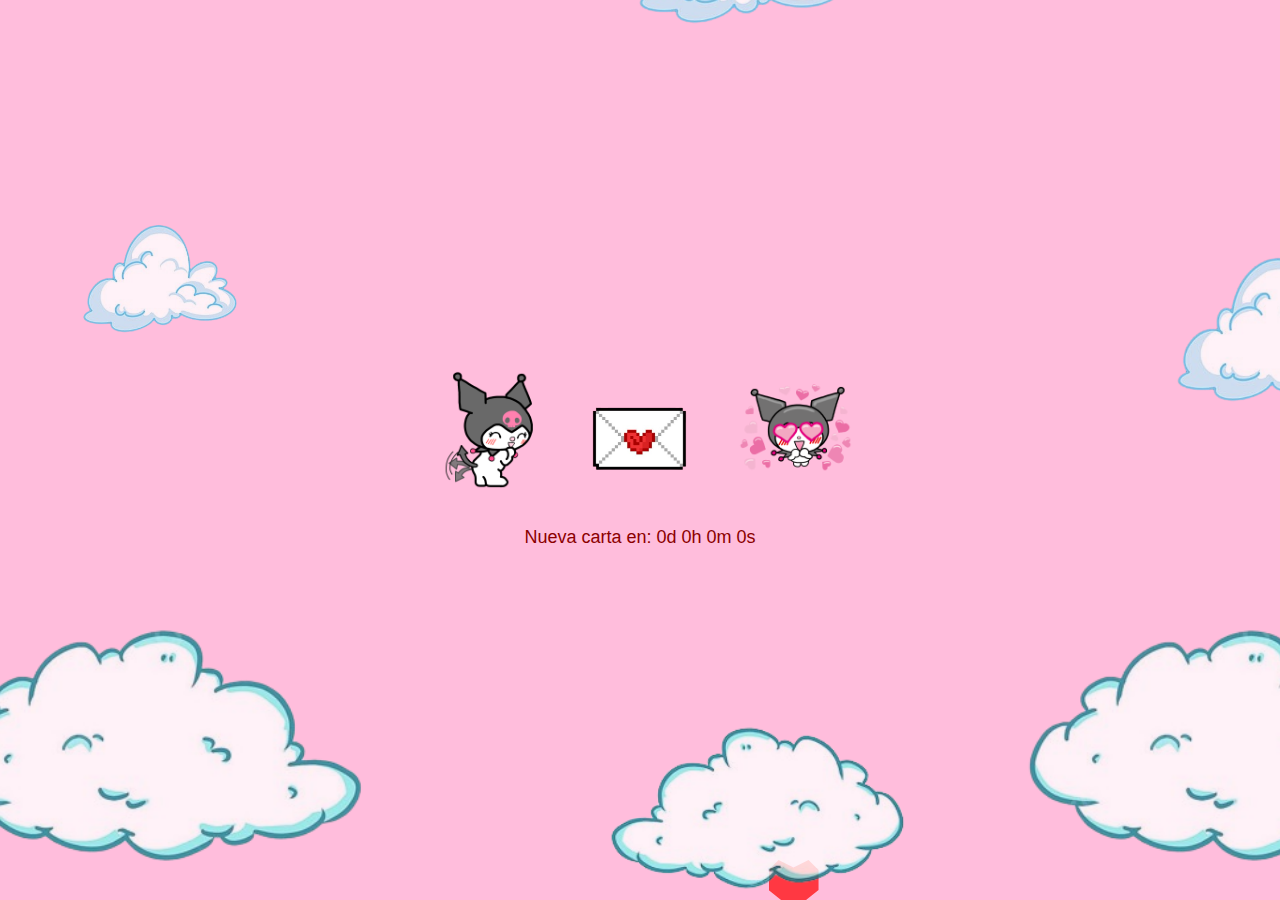
<file: index.html>
<!DOCTYPE html>
<html lang="es">
<head>
    <meta charset="UTF-8">
    <meta name="viewport" content="width=device-width, initial-scale=1.0">
    <title>Pantalla de Carga</title>
    <link rel="stylesheet" href="style.css">
</head>
<body>
    <div class="background">
        <div class="hearts-container"></div> <!-- Contenedor para los corazones -->
        <div class="clouds">
            <!-- Nubes animadas -->
            <img src="img/nube3.png" class="cloud-image cloud-image-1" alt="Nube 1">
            <img src="img/nube3.png" class="cloud-image cloud-image-2" alt="Nube 2">
            <img src="img/nube3.png" class="cloud-image cloud-image-3" alt="Nube 3">
            <img src="img/nube1.png" class="cloud-image cloud-image-4" alt="Nube 4">
            <img src="img/nube2.png" class="cloud-image cloud-image-5" alt="Nube 5">
            <img src="img/nube1.png" class="cloud-image cloud-image-6" alt="Nube 6">
        </div>

        <div class="container">
            <div class="image-container">
                <img src="img/kuromi.png" alt="Kuromi 1" class="kuromi">
                <div class="envelope">
                    <img id="letter" src="img/carta.png" alt="Carta con corazón">
                </div>
                <img src="img/kuromi2.png" alt="Kuromi 2" class="kuromi">
            </div>
            <div id="countdown">Nueva carta en: 0d 0h 0m 0s</div>
            <div id="button-container" class="hidden">
                <button id="yes-button">Sí</button>
                <button id="no-button">No</button>
            </div>
        </div>
    </div>

    <script>
        let timeExpired = true;
        const letter = document.getElementById("letter");
        const buttonContainer = document.getElementById("button-container");
        const yesButton = document.getElementById("yes-button");
        const noButton = document.getElementById("no-button");

        // Función para generar corazones animados
        function createHeart() {
            const heartsContainer = document.querySelector(".hearts-container");
            const heart = document.createElement("div");
            heart.classList.add("heart");

            // Posición aleatoria en el ancho de la pantalla
            heart.style.left = Math.random() * 100 + "vw";
            heart.style.animationDuration = Math.random() * 2 + 3 + "s";

            heartsContainer.appendChild(heart);

            // Remover el corazón una vez que la animación termine
            heart.addEventListener("animationend", () => {
                heart.remove();
            });
        }

        // Genera corazones periódicamente
        setInterval(createHeart, 500);

        // Mostrar mensaje y botones si ha expirado el tiempo
        if (timeExpired) {
            setTimeout(() => {
                document.getElementById("countdown").innerText = "¿Deseas recibir esta carta?";
                buttonContainer.classList.remove("hidden");
            }, 2000);
        }

        // Ajusta el tamaño de los botones
        function adjustButtonSize(button, increment) {
            let currentSize = parseFloat(window.getComputedStyle(button).fontSize);
            let newSize = currentSize + increment;
            if (newSize > 10 && newSize < 40) { // Evita que el botón sea demasiado pequeño o grande
                button.style.fontSize = newSize + 'px';
            }
        }

        // Animación y redirección al aceptar la carta
        yesButton.addEventListener("click", () => {
            letter.classList.add("open-letter");
            adjustButtonSize(yesButton, 4);
            adjustButtonSize(noButton, -4);
            setTimeout(() => {
                window.location.href = "carta.html"; // Redirige a carta.html
            }, 1000); // Retraso para ver la animación de apertura
        });

        // Mensaje al rechazar la carta
        noButton.addEventListener("click", () => {
            adjustButtonSize(noButton, -4);
            adjustButtonSize(yesButton, 4);
            document.getElementById("countdown").innerText = "La carta permanecerá cerrada.";
        });
    </script>
</body>
</html>
</file>
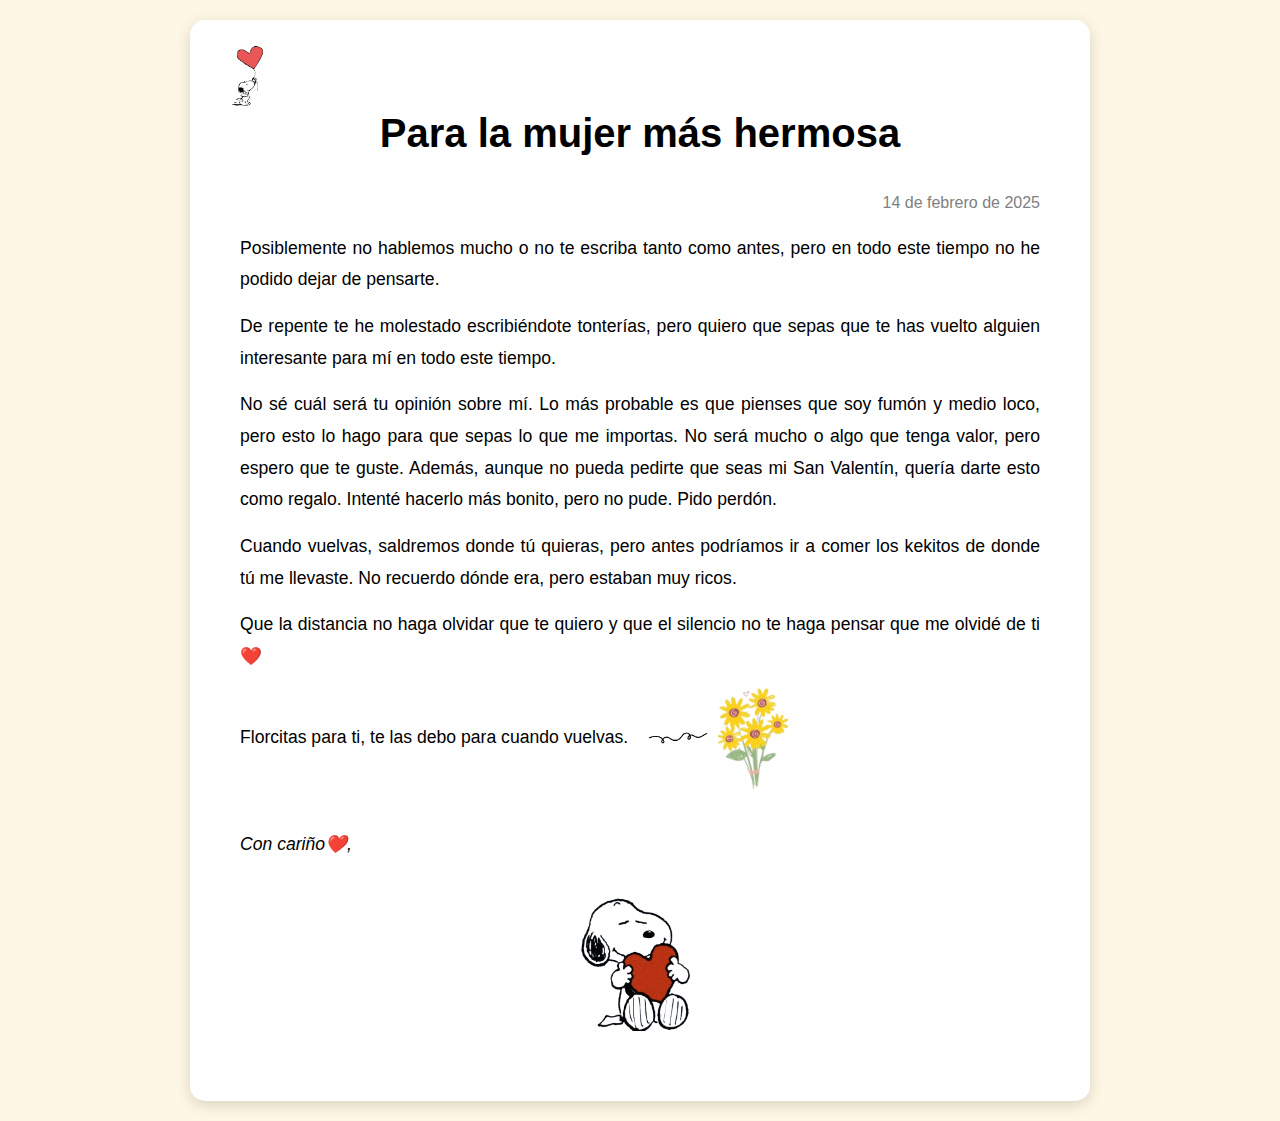
<file: carta.html>
<!DOCTYPE html>
<html lang="es">
<head>
    <meta charset="UTF-8">
    <meta name="viewport" content="width=device-width, initial-scale=1.0">
    <title>Para la mujer más hermosa</title>
    <link rel="stylesheet" href="style2.css">
</head>
<body>
    <div class="letter-container">
        <img src="img2/snoopy.png" alt="Snoopy" class="snoopy-top-left">
        <h1>Para la mujer más hermosa</h1>
        <p class="date">14 de febrero de 2025</p>
        <p>Posiblemente no hablemos mucho o no te escriba tanto como antes, pero en todo este tiempo no he podido dejar de pensarte.</p>
        <p>De repente te he molestado escribiéndote tonterías, pero quiero que sepas que te has vuelto alguien interesante para mí en todo este tiempo.</p>
        <p>No sé cuál será tu opinión sobre mí. Lo más probable es que pienses que soy fumón y medio loco, pero esto lo hago para que sepas lo que me importas. No será mucho o algo que tenga valor, pero espero que te guste. Además, aunque no pueda pedirte que seas mi San Valentín, quería darte esto como regalo. Intenté hacerlo más bonito, pero no pude. Pido perdón.</p>
        <p>Cuando vuelvas, saldremos donde tú quieras, pero antes podríamos ir a comer los kekitos de donde tú me llevaste. No recuerdo dónde era, pero estaban muy ricos.</p>
        <p>Que la distancia no haga olvidar que te quiero y que el silencio no te haga pensar que me olvidé de ti ❤️</p>
        <p>
            Florcitas para ti, te las debo para cuando vuelvas.
            <img src="img2/Linea.png" alt="Línea decorativa" class="linea-decorativa">
            <img src="img2/flores amarillas.png" alt="Flores" class="flowers">
        </p>
        
        <p class="signature">Con cariño❤️,<br>
        <img src="img2/snoopy_corazon.png" alt="Snoopy con corazón" class="snoopy-heart">
    </div>
</body>
</html>
</file>
<file: style2.css>
/* Estilos generales */
body {
    font-family: 'Georgia', serif;
    background-color: #fdf7e3;
    margin: 0;
    padding: 0;
    display: flex;
    justify-content: center;
    align-items: center;
    min-height: 100vh;
}

/* Contenedor de la carta */
.letter-container {
    background-color: white;
    width: 70%;
    padding: 50px;
    border-radius: 15px;
    box-shadow: 0 4px 15px rgba(0, 0, 0, 0.15);
    position: relative;
    line-height: 1.8;
}

/* Encabezado de la carta */
h1 {
    text-align: center;
    font-size: 2.5em;
    color: #000000;
    margin-bottom: 20px;
}

/* Fecha */
.date {
    text-align: right;
    color: #757575;
    font-size: 1em;
}

/* Firma */
.signature {
    text-align: left;
    margin-top: 40px;
    font-style: italic;
}

/* Imagen de Snoopy */
.snoopy {
    position: absolute;
    bottom: 10px;
    right: 10px;
    width: 150px;
    height: auto;
    opacity: 0.9;
}

/* Estilo de párrafos */
p {
    margin: 15px 0;
    text-align: justify;
    font-size: 1.1em;
}
body {
    font-family: 'Arial', sans-serif;
    text-align: center;
}

.letter-container {
    margin: 20px auto;
    max-width: 800px;
}

.snoopy-top-left {
    width: 70px;
    height: auto;
    position: absolute;
    top: 20px;
    left: 20px;
}

h1 {
    font-size: 2.5em;
    font-weight: bold;
}

.date {
    font-size: 1em;
    color: gray;
}

.arrow-image {
    width: 100px;
    vertical-align: middle;
    margin-right: 10px;
}

.flowers {
    width: 70px;
    height: auto;
    vertical-align: middle;
}

.signature {
    font-style: italic;
}

.snoopy-heart {
    width: 150px;
    height: auto;
    display: block;
    margin: 20px auto;
}
.linea-decorativa {
    width: 70px;
    height: auto;
    vertical-align: middle;
    margin-left: 10px;
}
</file>
<file: style.css>
/* Reset básico */
* {
    margin: 0;
    padding: 0;
    box-sizing: border-box;
    font-family: Arial, sans-serif;
}

body {
    display: flex;
    justify-content: center;
    align-items: center;
    height: 100vh;
    background: #d69dd6; /* Color de fondo sólido */
    background-size: cover;
    background-position: center;
    text-align: center;
    overflow: hidden;
}

.background {
    width: 100%;
    height: 100vh;
    position: absolute;
    display: flex;
    justify-content: center;
    align-items: center;
    overflow: hidden;
}

/* Contenedor de imágenes y carta */
.image-container {
    display: flex;
    align-items: center;
    justify-content: center;
    gap: 20px; /* Espacio entre elementos */
}

/* Ajuste de imágenes */
.kuromi {
    width: 120px; /* Tamaño de las imágenes de Kuromi */
    height: auto;
}

.envelope img {
    width: 150px; /* Tamaño de la carta */
    animation: float 3s infinite ease-in-out;
    cursor: pointer;
}

/* Animación de la carta */
@keyframes float {
    0% { transform: translateY(0); }
    50% { transform: translateY(-10px); }
    100% { transform: translateY(0); }
}

/* Estilos del contador */
#countdown {
    margin-top: 20px;
    font-size: 18px;
    color: #8B0000;
    text-align: center;
}

/* Contenedor de corazones */
.hearts-container {
    position: absolute;
    width: 100%;
    height: 100%;
    overflow: hidden;
    z-index: 0;
    pointer-events: none;
}

/* Estilo de corazones animados */
.heart {
    position: absolute;
    bottom: -10px;
    width: 50px;
    height: 50px;
    background-color: red;
    opacity: 0.7;
    clip-path: polygon(50% 15%, 80% 0, 100% 20%, 100% 60%, 50% 100%, 0 60%, 0 20%, 20% 0);
    animation: floatHearts 5s linear infinite;
    z-index: -1;
}

/* Animación de corazones */
@keyframes floatHearts {
    0% { transform: translateY(0) scale(0.5); opacity: 1; }
    50% { transform: translateY(-200px) scale(1); opacity: 0.8; }
    100% { transform: translateY(-500px) scale(1.2); opacity: 0; }
}

/* Nubes animadas */
.clouds {
    position: absolute;
    width: 100%;
    height: 100%;
    z-index: 1;
    pointer-events: none;
}

.cloud-image {
    position: absolute;
    width: 180px;
    height: auto;
    opacity: 0.8;
    animation: floatClouds 40s linear infinite;
}

/* Posiciones de las nubes */
.cloud-image-1 { top: 20%; left: 5%; width: 15%; animation-duration: 40s; }
.cloud-image-2 { top: -20%; left: 48%; width: 20%; animation-duration: 45s; }
.cloud-image-3 { top: 22%; left: 90%; width: 20%; animation-duration: 50s; }
.cloud-image-4 { top: 58%; left: -10%; width: 45%; animation-duration: 60s; }
.cloud-image-5 { top: 75%; left: 45%; width: 28%; animation-duration: 55s; }
.cloud-image-6 { top: 58%; left: 75%; width: 45%; animation-duration: 60s; }

@keyframes floatClouds {
    0% { transform: translateX(-50px); }
    50% { transform: translateX(50px); }
    100% { transform: translateX(-50px); }
}

/* Diseño responsivo */
@media (max-width: 768px) {
    .cloud-image { width: 120px; }
    .cloud-image-4 { width: 60%; }
    .cloud-image-5, .cloud-image-6 { width: 180px; }
    .kuromi { width: 100px; }
    .envelope img { width: 120px; }
    #countdown { font-size: 16px; }
}
/* Animación de escala en el clic */
@keyframes clickAnimation {
    0% {
        transform: scale(1);
    }
    50% {
        transform: scale(1.3);
    }
    100% {
        transform: scale(1);
    }
}

.envelope img.clicked {
    animation: clickAnimation 0.5s ease-in-out;
}
/* Estilos generales */
body {
    font-family: 'Arial', sans-serif;
    background-color: #ffbddc;
    text-align: center;
    color: #333;
}

/* Botones */
#button-container {
    margin-top: 10px;
}

button {
    font-size: 1.2rem;
    padding: 10px 20px;
    border: none;
    cursor: pointer;
    border-radius: 10px;
    margin: 5px;
    transition: all 0.3s ease;
}

#yes-button {
    background-color: #c3f4c8;
}

#no-button {
    background-color: #f4c3c3;
}

.hidden {
    display: none;
}

/* Animaciones de botones */
.expand-button {
    transform: scale(1.5);
}

.shrink-button {
    transform: scale(0.7);
}

.envelope img.open {
    transform: rotateY(180deg); /* Efecto visual para desbloquear la carta */
    transition: transform 1s ease-in-out;
}
</file>
